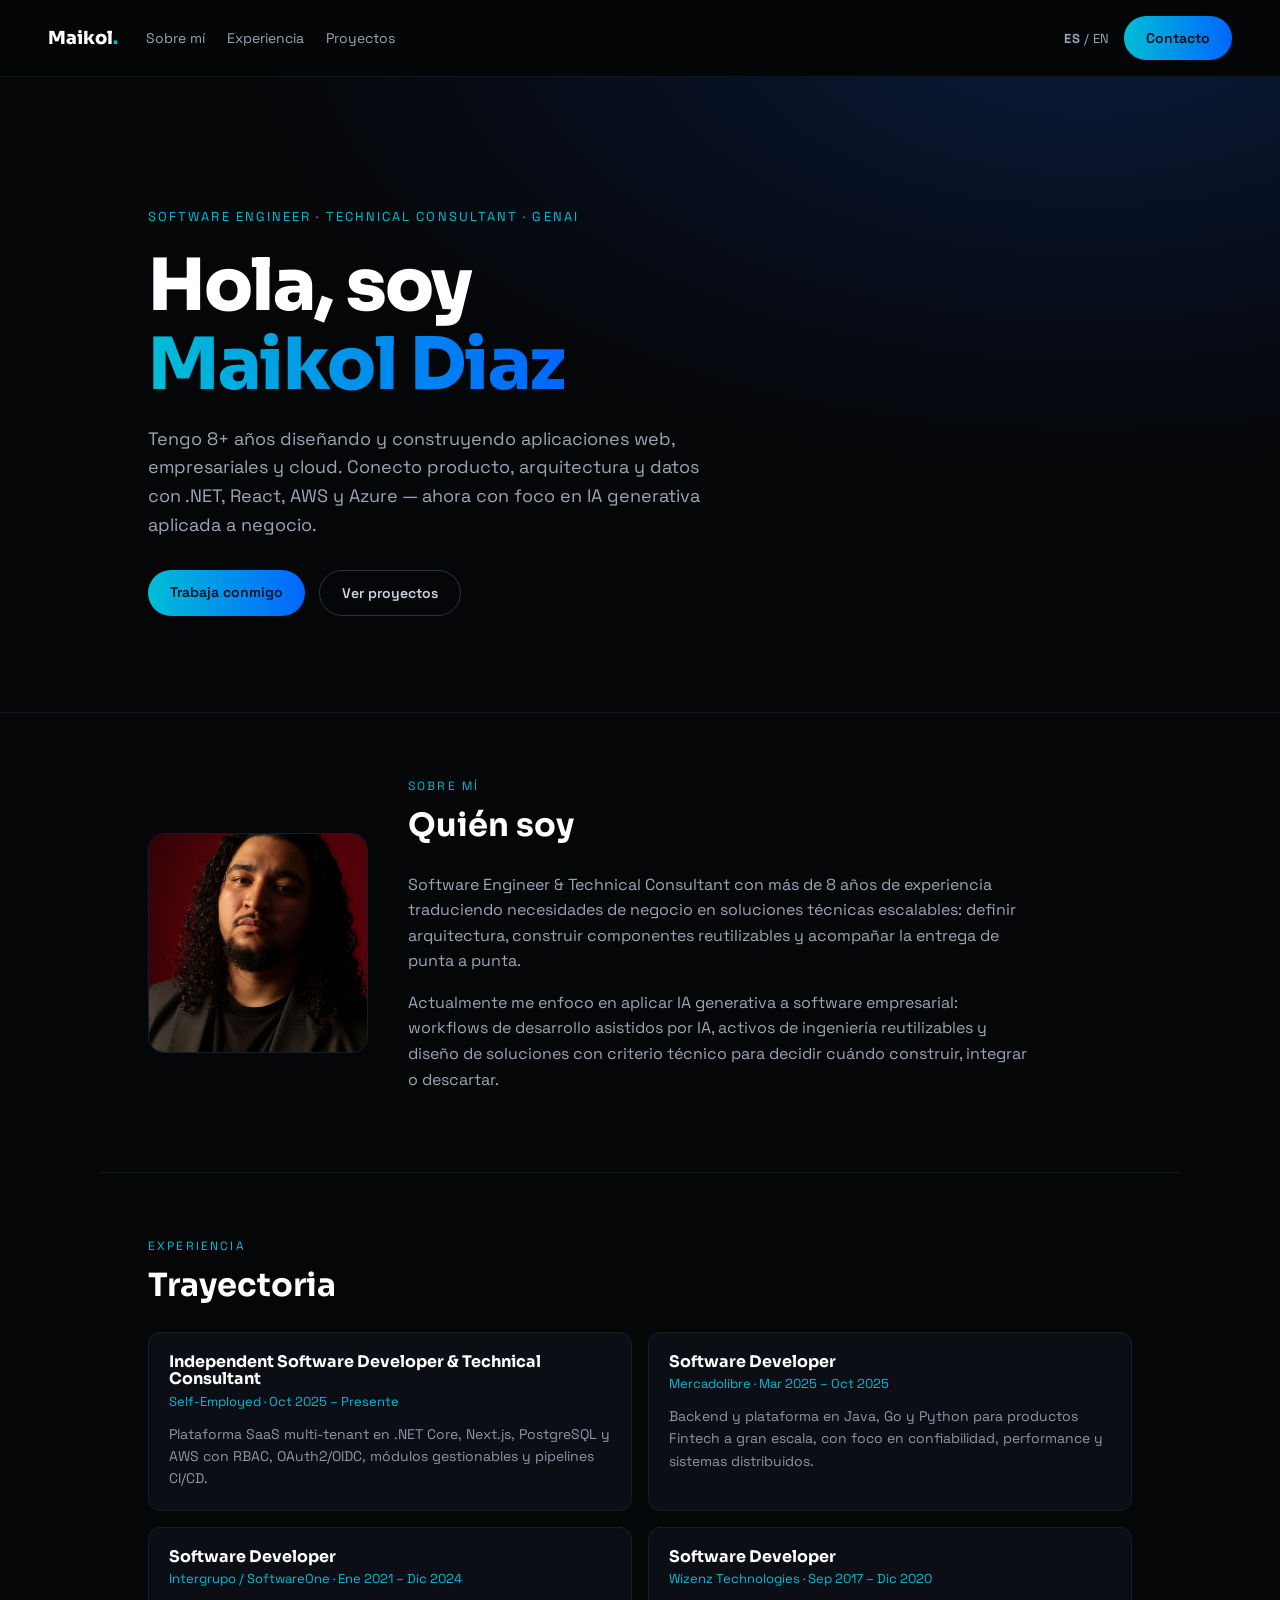
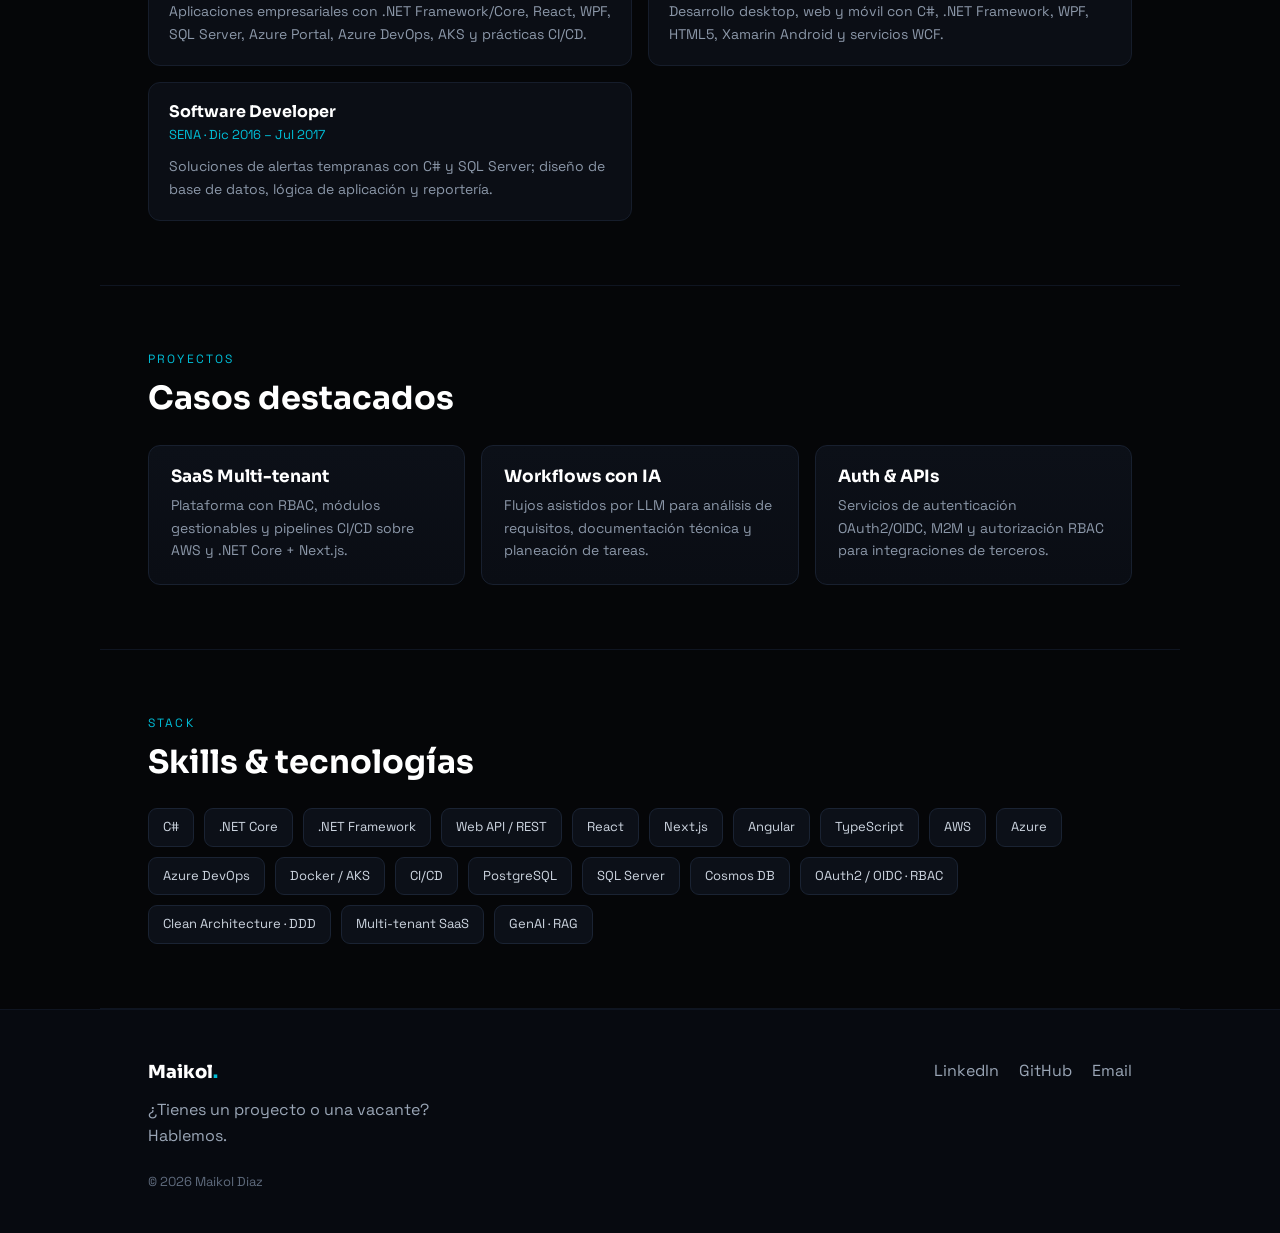
<file: index.html>
<!DOCTYPE html>
<html lang="es">

<head>
    <meta charset="UTF-8">
    <meta name="viewport" content="width=device-width, initial-scale=1.0">
    <title>Maikol Diaz — Software Engineer &amp; Technical Consultant</title>
    <meta name="description" content="Software Engineer &amp; Technical Consultant. .NET, React, AWS, Azure e IA generativa.">
    <link rel="canonical" href="https://maikoldiaz.github.io/">
    <meta property="og:type" content="website">
    <meta property="og:title" content="Maikol Diaz — Software Engineer &amp; Technical Consultant">
    <meta property="og:description" content="Software Engineer &amp; Technical Consultant. .NET, React, AWS, Azure e IA generativa.">
    <meta property="og:url" content="https://maikoldiaz.github.io/">
    <meta property="og:image" content="https://maikoldiaz.github.io/assets/og.png">
    <meta name="twitter:card" content="summary_large_image">
    <link rel="preconnect" href="https://fonts.googleapis.com">
    <link rel="preconnect" href="https://fonts.gstatic.com" crossorigin>
    <link href="https://fonts.googleapis.com/css2?family=Sora:wght@400;600;700;800&family=Space+Grotesk:wght@400;500;700&display=swap" rel="stylesheet">
    <link href="./css/style.css" rel="stylesheet">
</head>

<body>
    <header class="nav" id="top">
        <a href="#top" class="nav__logo">Maikol<span class="accent">.</span></a>
        <nav class="nav__links" id="navLinks" aria-label="Principal">
            <a href="#about" data-i18n="nav_about">Sobre mí</a>
            <a href="#experience" data-i18n="nav_experience">Experiencia</a>
            <a href="#projects" data-i18n="nav_projects">Proyectos</a>
            <!-- <a href="#blog" data-i18n="nav_blog">Blog</a> -->
        </nav>
        <div class="nav__actions">
            <button type="button" class="lang-toggle" id="langToggle" aria-label="Cambiar idioma">ES / EN</button>
            <a href="#contact" class="btn" data-i18n="nav_contact">Contacto</a>
            <button type="button" class="nav__burger" id="navBurger" aria-label="Menú" aria-controls="navLinks" aria-expanded="false">☰</button>
        </div>
    </header>

    <main>
        <section class="hero" id="hero">
        <div class="hero__inner">
            <p class="hero__tag" data-i18n="hero_tag">Software Engineer · Technical Consultant · GenAI</p>
            <h1 class="hero__title">
                <span data-i18n="hero_hi">Hola, soy</span><br>
                <span class="grad-text">Maikol Diaz</span>
            </h1>
            <p class="hero__lead" data-i18n="hero_lead">
                Tengo 8+ años diseñando y construyendo aplicaciones web, empresariales y cloud. Conecto producto, arquitectura y datos con .NET, React, AWS y Azure — ahora con foco en IA generativa aplicada a negocio.
            </p>
            <div class="hero__cta">
                <a href="#contact" class="btn" data-i18n="hero_cta1">Trabaja conmigo</a>
                <a href="#projects" class="btn btn--ghost" data-i18n="hero_cta2">Ver proyectos</a>
            </div>
        </div>
    </section>
        <section class="section about" id="about">
            <div class="about__grid">
                <img class="about__img" src="./assets/img/profile.png" alt="Maikol Diaz">
                <div class="about__body">
                    <p class="section__tag" data-i18n="about_tag">Sobre mí</p>
                    <h2 class="section__title" data-i18n="about_title">Quién soy</h2>
                    <p class="about__text" data-i18n="about_p1">
                        Software Engineer & Technical Consultant con más de 8 años de experiencia traduciendo necesidades de negocio en soluciones técnicas escalables: definir arquitectura, construir componentes reutilizables y acompañar la entrega de punta a punta.
                    </p>
                    <p class="about__text" data-i18n="about_p2">
                        Actualmente me enfoco en aplicar IA generativa a software empresarial: workflows de desarrollo asistidos por IA, activos de ingeniería reutilizables y diseño de soluciones con criterio técnico para decidir cuándo construir, integrar o descartar.
                    </p>
                </div>
            </div>
        </section>
        <section class="section" id="experience">
            <p class="section__tag" data-i18n="exp_tag">Experiencia</p>
            <h2 class="section__title" data-i18n="exp_title">Trayectoria</h2>
            <div class="exp__grid">
                <article class="exp">
                    <h3 class="exp__role" data-i18n="exp1_role">Independent Software Developer & Technical Consultant</h3>
                    <p class="exp__co"><span data-i18n="exp1_co">Self-Employed</span> · <span data-i18n="exp1_date">Oct 2025 – Presente</span></p>
                    <p class="exp__desc" data-i18n="exp1_desc">Plataforma SaaS multi-tenant en .NET Core, Next.js, PostgreSQL y AWS con RBAC, OAuth2/OIDC, módulos gestionables y pipelines CI/CD.</p>
                </article>
                <article class="exp">
                    <h3 class="exp__role" data-i18n="exp2_role">Software Developer</h3>
                    <p class="exp__co"><span>Mercadolibre</span> · <span data-i18n="exp2_date">Mar 2025 – Oct 2025</span></p>
                    <p class="exp__desc" data-i18n="exp2_desc">Backend y plataforma en Java, Go y Python para productos Fintech a gran escala, con foco en confiabilidad, performance y sistemas distribuidos.</p>
                </article>
                <article class="exp">
                    <h3 class="exp__role" data-i18n="exp3_role">Software Developer</h3>
                    <p class="exp__co"><span>Intergrupo / SoftwareOne</span> · <span data-i18n="exp3_date">Ene 2021 – Dic 2024</span></p>
                    <p class="exp__desc" data-i18n="exp3_desc">Aplicaciones empresariales con .NET Framework/Core, React, WPF, SQL Server, Azure Portal, Azure DevOps, AKS y prácticas CI/CD.</p>
                </article>
                <article class="exp">
                    <h3 class="exp__role" data-i18n="exp4_role">Software Developer</h3>
                    <p class="exp__co"><span>Wizenz Technologies</span> · <span data-i18n="exp4_date">Sep 2017 – Dic 2020</span></p>
                    <p class="exp__desc" data-i18n="exp4_desc">Desarrollo desktop, web y móvil con C#, .NET Framework, WPF, HTML5, Xamarin Android y servicios WCF.</p>
                </article>
                <article class="exp">
                    <h3 class="exp__role" data-i18n="exp5_role">Software Developer</h3>
                    <p class="exp__co"><span>SENA</span> · <span data-i18n="exp5_date">Dic 2016 – Jul 2017</span></p>
                    <p class="exp__desc" data-i18n="exp5_desc">Soluciones de alertas tempranas con C# y SQL Server; diseño de base de datos, lógica de aplicación y reportería.</p>
                </article>
            </div>
        </section>
        <section class="section" id="projects">
            <p class="section__tag" data-i18n="proj_tag">Proyectos</p>
            <h2 class="section__title" data-i18n="proj_title">Casos destacados</h2>
            <div class="proj__grid">
                <article class="proj">
                    <h3 class="proj__title" data-i18n="proj1_title">SaaS Multi-tenant</h3>
                    <p class="proj__desc" data-i18n="proj1_desc">Plataforma con RBAC, módulos gestionables y pipelines CI/CD sobre AWS y .NET Core + Next.js.</p>
                </article>
                <article class="proj">
                    <h3 class="proj__title" data-i18n="proj2_title">Workflows con IA</h3>
                    <p class="proj__desc" data-i18n="proj2_desc">Flujos asistidos por LLM para análisis de requisitos, documentación técnica y planeación de tareas.</p>
                </article>
                <article class="proj">
                    <h3 class="proj__title" data-i18n="proj3_title">Auth & APIs</h3>
                    <p class="proj__desc" data-i18n="proj3_desc">Servicios de autenticación OAuth2/OIDC, M2M y autorización RBAC para integraciones de terceros.</p>
                </article>
            </div>
        </section>
        <section class="section" id="skills">
            <p class="section__tag" data-i18n="skills_tag">Stack</p>
            <h2 class="section__title" data-i18n="skills_title">Skills & tecnologías</h2>
            <div class="chips">
                <span class="chip">C#</span>
                <span class="chip">.NET Core</span>
                <span class="chip">.NET Framework</span>
                <span class="chip">Web API / REST</span>
                <span class="chip">React</span>
                <span class="chip">Next.js</span>
                <span class="chip">Angular</span>
                <span class="chip">TypeScript</span>
                <span class="chip">AWS</span>
                <span class="chip">Azure</span>
                <span class="chip">Azure DevOps</span>
                <span class="chip">Docker / AKS</span>
                <span class="chip">CI/CD</span>
                <span class="chip">PostgreSQL</span>
                <span class="chip">SQL Server</span>
                <span class="chip">Cosmos DB</span>
                <span class="chip">OAuth2 / OIDC · RBAC</span>
                <span class="chip">Clean Architecture · DDD</span>
                <span class="chip">Multi-tenant SaaS</span>
                <span class="chip">GenAI · RAG</span>
            </div>
        </section>
        <!--
        <section class="section" id="blog">
            <p class="section__tag" data-i18n="blog_tag">Blog</p>
            <h2 class="section__title" data-i18n="blog_title">Lo que escribo</h2>
            <div class="post__grid" id="postGrid"></div>
        </section>
        -->
    </main>

    <footer class="footer" id="contact">
        <div class="footer__inner">
            <div>
                <a href="#top" class="nav__logo">Maikol<span class="accent">.</span></a>
                <p class="footer__cta" data-i18n="footer_cta">¿Tienes un proyecto o una vacante? Hablemos.</p>
            </div>
            <div class="footer__links">
                <a href="https://www.linkedin.com/in/maikoldiaz/" target="_blank" rel="noopener">LinkedIn</a>
                <a href="https://github.com/maikoldiaz" target="_blank" rel="noopener">GitHub</a>
                <a href="mailto:diazhoyamaikol@gmail.com">Email</a>
            </div>
        </div>
        <p class="footer__copy">© <span id="year"></span> Maikol Diaz</p>
    </footer>

    <script src="./js/main.js"></script>
</body>

</html>
</file>
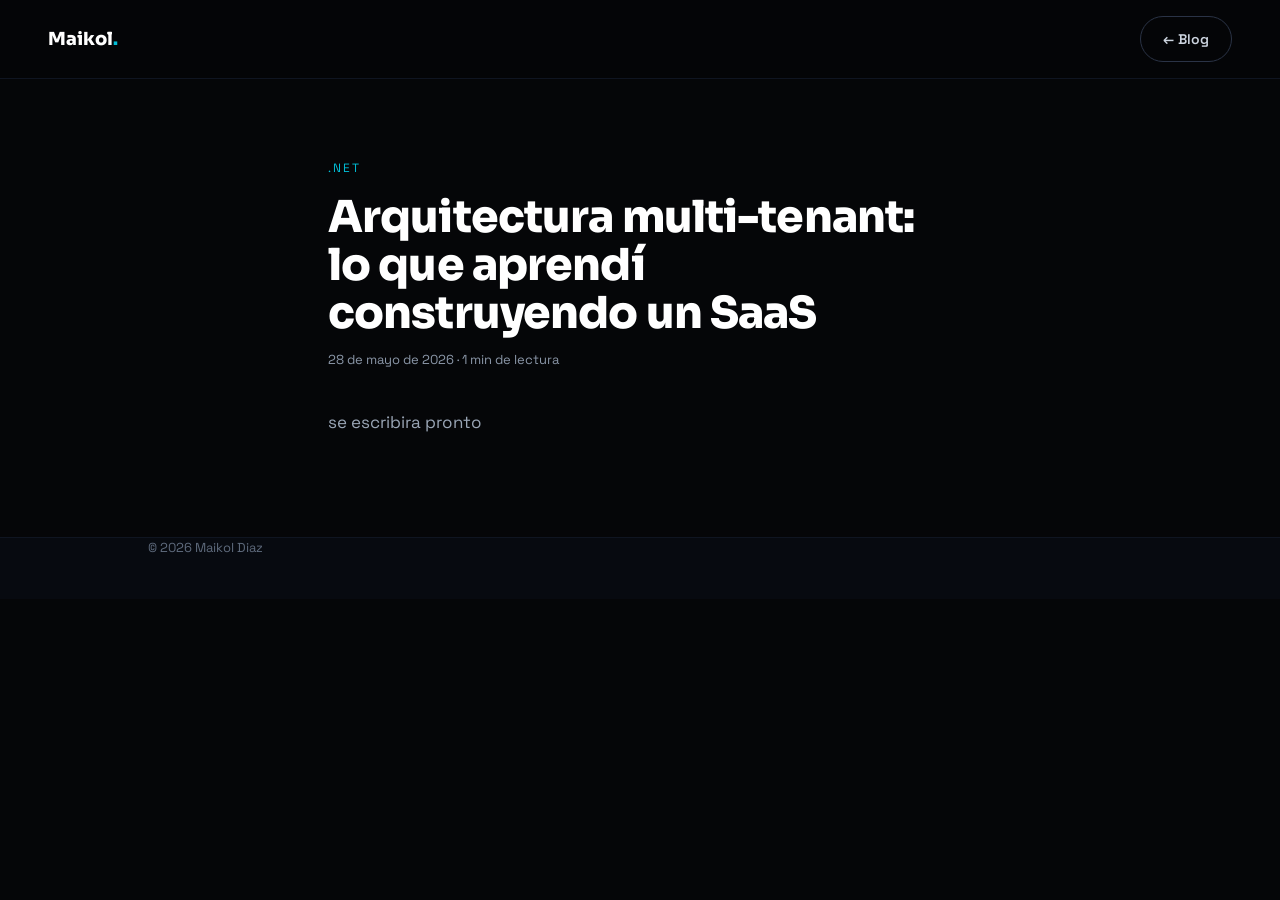
<file: blog/multi-tenant-architecture-saas.html>
<!DOCTYPE html>
<html lang="es">

<head>
    <meta charset="UTF-8">
    <meta name="viewport" content="width=device-width, initial-scale=1.0">

    <!-- === SEO básico === -->
    <title>Arquitectura multi-tenant: lo que aprendí construyendo un SaaS — Maikol Diaz</title>
    <meta name="description" content="Lecciones reales de arquitectura multi-tenant construyendo un SaaS con .NET Core, RBAC y AWS: aislamiento, modelado de datos y trade-offs.">
    <link rel="canonical" href="https://maikoldiaz.github.io/blog/multi-tenant-architecture-saas.html">

    <!-- === Open Graph / Twitter === -->
    <meta property="og:type" content="article">
    <meta property="og:title" content="Arquitectura multi-tenant: lo que aprendí construyendo un SaaS">
    <meta property="og:description" content="Lecciones reales de arquitectura multi-tenant construyendo un SaaS con .NET Core, RBAC y AWS: aislamiento, modelado de datos y trade-offs.">
    <meta property="og:url" content="https://maikoldiaz.github.io/blog/multi-tenant-architecture-saas.html">
    <meta property="og:image" content="https://maikoldiaz.github.io/assets/og.png">
    <meta name="twitter:card" content="summary_large_image">

    <!-- === Fuentes + estilos === -->
    <link rel="preconnect" href="https://fonts.googleapis.com">
    <link rel="preconnect" href="https://fonts.gstatic.com" crossorigin>
    <link href="https://fonts.googleapis.com/css2?family=Sora:wght@400;600;700;800&family=Space+Grotesk:wght@400;500;700&display=swap" rel="stylesheet">
    <link href="../css/style.css" rel="stylesheet">

    <!-- === Datos estructurados (JSON-LD). TODO: ajusta las fechas al publicar. === -->
    <script type="application/ld+json">
    {
        "@context": "https://schema.org",
        "@type": "BlogPosting",
        "headline": "Arquitectura multi-tenant: lo que aprendí construyendo un SaaS",
        "description": "Lecciones reales de arquitectura multi-tenant construyendo un SaaS con .NET Core, RBAC y AWS: aislamiento, modelado de datos y trade-offs.",
        "author": { "@type": "Person", "name": "Maikol Diaz", "url": "https://maikoldiaz.github.io/" },
        "datePublished": "2026-05-28",
        "dateModified": "2026-05-28",
        "url": "https://maikoldiaz.github.io/blog/multi-tenant-architecture-saas.html",
        "image": "https://maikoldiaz.github.io/assets/og.png",
        "keywords": ".NET, multi-tenant, SaaS, arquitectura, RBAC, AWS",
        "inLanguage": "es"
    }
    </script>
</head>

<body>
    <header class="nav" id="top">
        <a href="../index.html#top" class="nav__logo">Maikol<span class="accent">.</span></a>
        <a href="../index.html#blog" class="btn btn--ghost nav__back">← Blog</a>
    </header>

    <article class="article">
        <p class="article__tag">.NET</p>
        <h1 class="article__title">Arquitectura multi-tenant: lo que aprendí construyendo un SaaS</h1>
        <p class="article__meta">
            <!-- TODO: ajusta la fecha al publicar -->
            <time datetime="2026-05-28">28 de mayo de 2026</time>
            · <span data-reading-time></span>
        </p>
        <div class="article__body">
            <p>se escribira pronto</p>
        </div>
    </article>

    <footer class="footer">
        <p class="footer__copy">© <span id="year"></span> Maikol Diaz</p>
    </footer>

    <script src="../js/blog.js"></script>
</body>

</html>
</file>
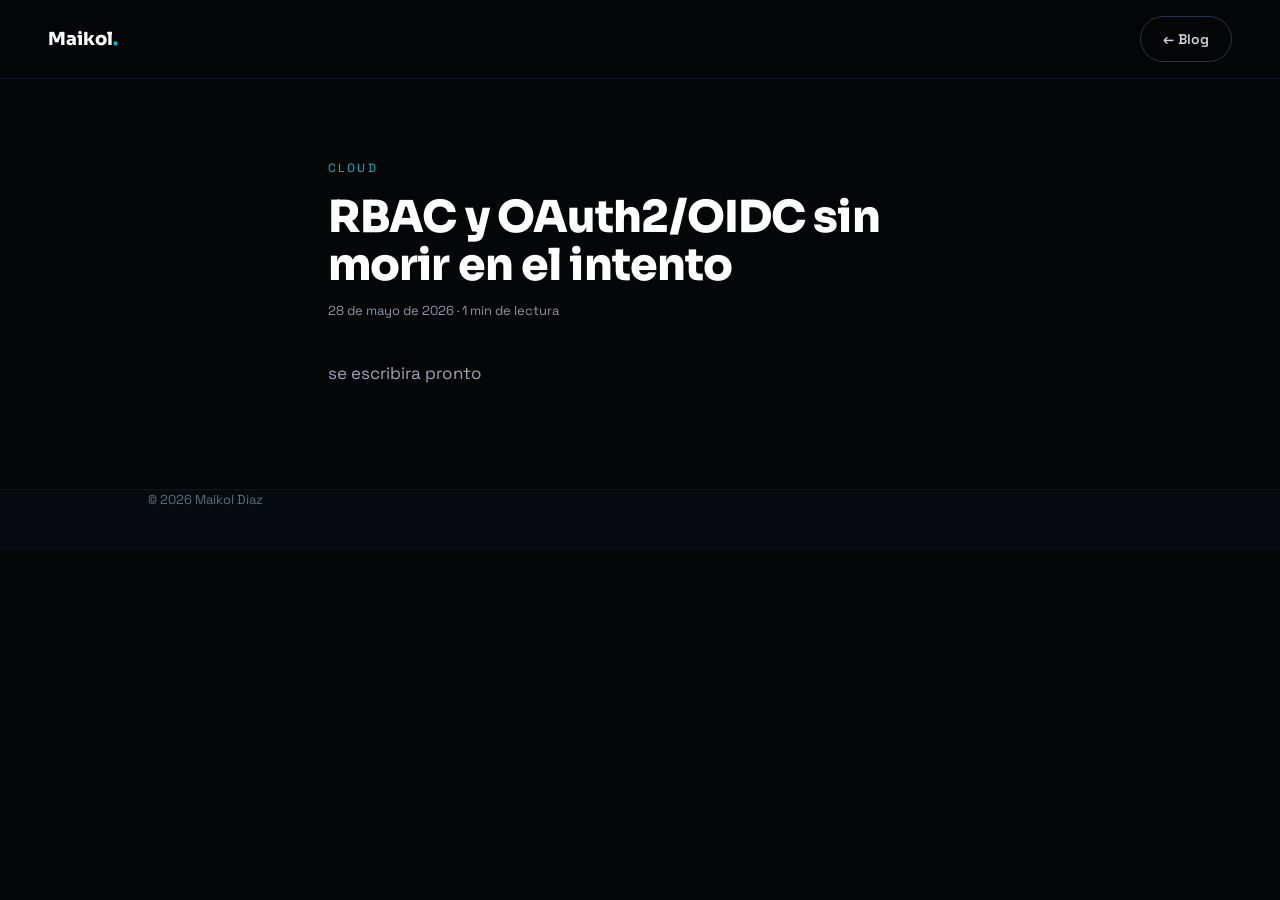
<file: blog/rbac-oauth2-oidc.html>
<!DOCTYPE html>
<html lang="es">

<head>
    <meta charset="UTF-8">
    <meta name="viewport" content="width=device-width, initial-scale=1.0">

    <!-- === SEO básico === -->
    <title>RBAC y OAuth2/OIDC sin morir en el intento — Maikol Diaz</title>
    <meta name="description" content="Guía práctica para implementar RBAC y autenticación OAuth2/OIDC sin complicarte de más: conceptos, flujos y errores comunes.">
    <link rel="canonical" href="https://maikoldiaz.github.io/blog/rbac-oauth2-oidc.html">

    <!-- === Open Graph / Twitter === -->
    <meta property="og:type" content="article">
    <meta property="og:title" content="RBAC y OAuth2/OIDC sin morir en el intento">
    <meta property="og:description" content="Guía práctica para implementar RBAC y autenticación OAuth2/OIDC sin complicarte de más: conceptos, flujos y errores comunes.">
    <meta property="og:url" content="https://maikoldiaz.github.io/blog/rbac-oauth2-oidc.html">
    <meta property="og:image" content="https://maikoldiaz.github.io/assets/og.png">
    <meta name="twitter:card" content="summary_large_image">

    <!-- === Fuentes + estilos === -->
    <link rel="preconnect" href="https://fonts.googleapis.com">
    <link rel="preconnect" href="https://fonts.gstatic.com" crossorigin>
    <link href="https://fonts.googleapis.com/css2?family=Sora:wght@400;600;700;800&family=Space+Grotesk:wght@400;500;700&display=swap" rel="stylesheet">
    <link href="../css/style.css" rel="stylesheet">

    <!-- === Datos estructurados (JSON-LD). TODO: ajusta las fechas al publicar. === -->
    <script type="application/ld+json">
    {
        "@context": "https://schema.org",
        "@type": "BlogPosting",
        "headline": "RBAC y OAuth2/OIDC sin morir en el intento",
        "description": "Guía práctica para implementar RBAC y autenticación OAuth2/OIDC sin complicarte de más: conceptos, flujos y errores comunes.",
        "author": { "@type": "Person", "name": "Maikol Diaz", "url": "https://maikoldiaz.github.io/" },
        "datePublished": "2026-05-28",
        "dateModified": "2026-05-28",
        "url": "https://maikoldiaz.github.io/blog/rbac-oauth2-oidc.html",
        "image": "https://maikoldiaz.github.io/assets/og.png",
        "keywords": "RBAC, OAuth2, OIDC, autenticación, autorización, seguridad",
        "inLanguage": "es"
    }
    </script>
</head>

<body>
    <header class="nav" id="top">
        <a href="../index.html#top" class="nav__logo">Maikol<span class="accent">.</span></a>
        <a href="../index.html#blog" class="btn btn--ghost nav__back">← Blog</a>
    </header>

    <article class="article">
        <p class="article__tag">Cloud</p>
        <h1 class="article__title">RBAC y OAuth2/OIDC sin morir en el intento</h1>
        <p class="article__meta">
            <!-- TODO: ajusta la fecha al publicar -->
            <time datetime="2026-05-28">28 de mayo de 2026</time>
            · <span data-reading-time></span>
        </p>
        <div class="article__body">
            <p>se escribira pronto</p>
        </div>
    </article>

    <footer class="footer">
        <p class="footer__copy">© <span id="year"></span> Maikol Diaz</p>
    </footer>

    <script src="../js/blog.js"></script>
</body>

</html>
</file>
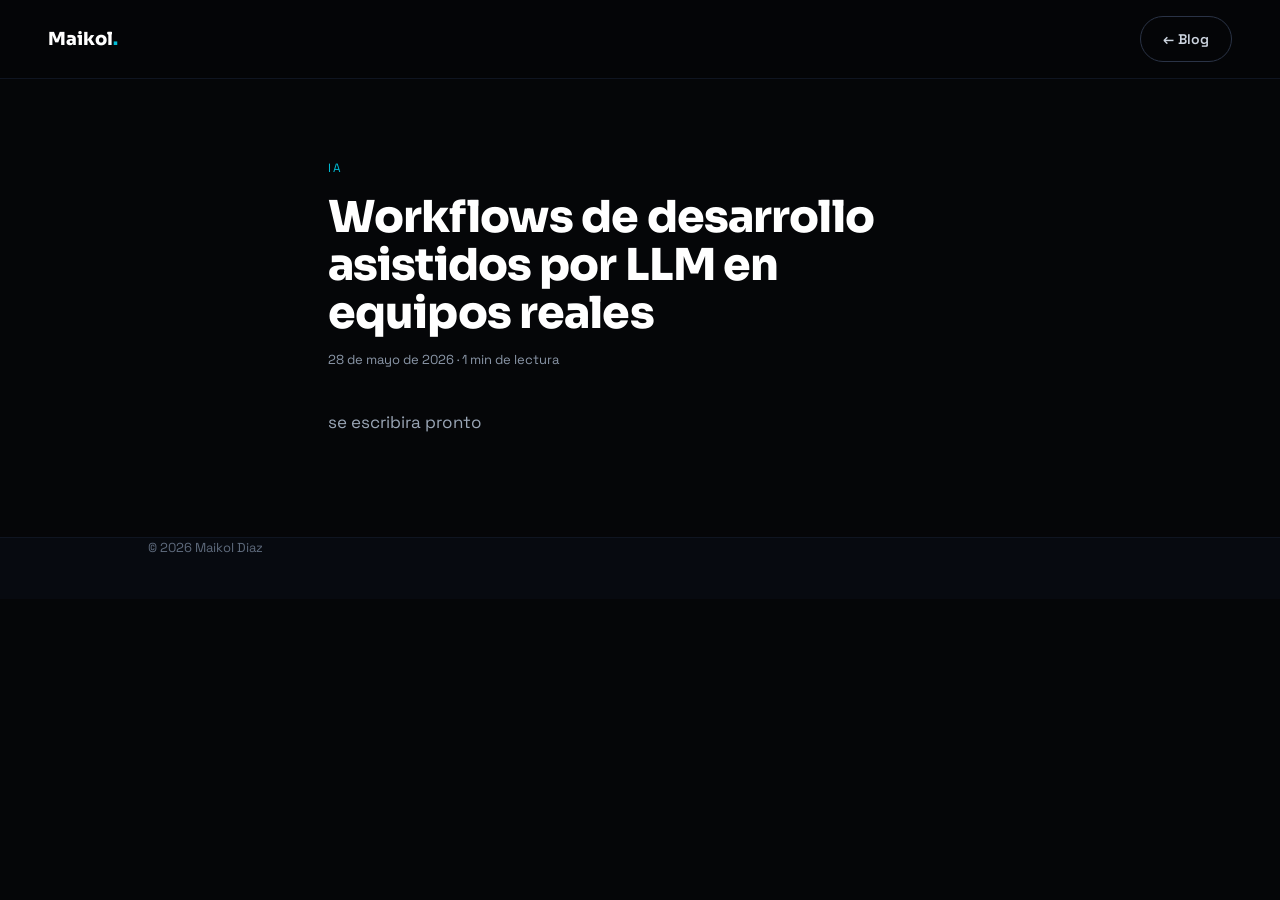
<file: blog/teams-llm-workflows.html>
<!DOCTYPE html>
<html lang="es">

<head>
    <meta charset="UTF-8">
    <meta name="viewport" content="width=device-width, initial-scale=1.0">

    <title>Workflows de desarrollo asistidos por LLM en equipos reales — Maikol Diaz</title>
    <meta name="description" content="Cómo aplico workflows de desarrollo asistidos por LLM en equipos reales para acelerar análisis, documentación y revisión de código.">
    <link rel="canonical" href="https://maikoldiaz.github.io/blog/teams-llm-workflows.html">

    <meta property="og:type" content="article">
    <meta property="og:title" content="Workflows de desarrollo asistidos por LLM en equipos reales">
    <meta property="og:description" content="Cómo aplico workflows de desarrollo asistidos por LLM en equipos reales para acelerar análisis, documentación y revisión de código.">
    <meta property="og:url" content="https://maikoldiaz.github.io/blog/teams-llm-workflows.html">
    <meta property="og:image" content="https://maikoldiaz.github.io/assets/og.png">
    <meta name="twitter:card" content="summary_large_image">


    <link rel="preconnect" href="https://fonts.googleapis.com">
    <link rel="preconnect" href="https://fonts.gstatic.com" crossorigin>
    <link href="https://fonts.googleapis.com/css2?family=Sora:wght@400;600;700;800&family=Space+Grotesk:wght@400;500;700&display=swap" rel="stylesheet">
    <link href="../css/style.css" rel="stylesheet">

    <!-- === Datos estructurados (JSON-LD). TODO: ajusta las fechas al publicar. === -->
    <script type="application/ld+json">
    {
        "@context": "https://schema.org",
        "@type": "BlogPosting",
        "headline": "Workflows de desarrollo asistidos por LLM en equipos reales",
        "description": "Cómo aplico workflows de desarrollo asistidos por LLM en equipos reales para acelerar análisis, documentación y revisión de código.",
        "author": { "@type": "Person", "name": "Maikol Diaz", "url": "https://maikoldiaz.github.io/" },
        "datePublished": "2026-05-28",
        "dateModified": "2026-05-28",
        "url": "https://maikoldiaz.github.io/blog/teams-llm-workflows.html",
        "image": "https://maikoldiaz.github.io/assets/og.png",
        "keywords": "IA, LLM, desarrollo de software, workflows, productividad",
        "inLanguage": "es"
    }
    </script>
</head>

<body>
    <header class="nav" id="top">
        <a href="../index.html#top" class="nav__logo">Maikol<span class="accent">.</span></a>
        <a href="../index.html#blog" class="btn btn--ghost nav__back">← Blog</a>
    </header>

    <article class="article">
        <p class="article__tag">IA</p>
        <h1 class="article__title">Workflows de desarrollo asistidos por LLM en equipos reales</h1>
        <p class="article__meta">
            <!-- TODO: ajusta la fecha al publicar -->
            <time datetime="2026-05-28">28 de mayo de 2026</time>
            · <span data-reading-time></span>
        </p>
        <div class="article__body">
            <p>se escribira pronto</p>
        </div>
    </article>

    <footer class="footer">
        <p class="footer__copy">© <span id="year"></span> Maikol Diaz</p>
    </footer>

    <script src="../js/blog.js"></script>
</body>

</html>
</file>
<file: css/style.css>
:root {
    --bg: #050608;
    --bg-elev: #0b0e15;
    --bg-card: #0c1018;
    --border: #161d2b;
    --border-soft: #0f1521;
    --text: #ffffff;
    --text-dim: #9aa6b6;
    --text-faint: #8b97a8;
    --accent: #00bdd6;
    --accent-2: #0066ff;
    --grad: linear-gradient(90deg, var(--accent), var(--accent-2));
    --maxw: 1080px;
    --pad-x: clamp(20px, 5vw, 48px);
    --font-head: 'Sora', sans-serif;
    --font-body: 'Space Grotesk', sans-serif;
}

* { margin: 0; padding: 0; box-sizing: border-box; }

html { scroll-behavior: smooth; }

.section, .hero, .footer { scroll-margin-top: 64px; }

:focus-visible { outline: 2px solid var(--accent); outline-offset: 3px; }

body {
    background: var(--bg);
    color: var(--text);
    font-family: var(--font-body);
    line-height: 1.6;
    -webkit-font-smoothing: antialiased;
}

h1, h2, h3, h4 { font-family: var(--font-head); line-height: 1.1; }

a { color: inherit; text-decoration: none; }

.accent { color: var(--accent); }

.grad-text {
    background: var(--grad);
    -webkit-background-clip: text;
    background-clip: text;
    color: transparent;
}

.btn {
    display: inline-block;
    padding: 11px 22px;
    border-radius: 999px;
    font-family: var(--font-body);
    font-size: 14px;
    font-weight: 600;
    background: var(--grad);
    color: #001018;
    border: none;
    cursor: pointer;
    transition: opacity .15s, border-color .15s, color .15s;
}
.btn:hover { opacity: .88; }

.btn--ghost {
    background: transparent;
    border: 1px solid #2a3346;
    color: #cdd5e0;
}
.btn--ghost:hover { opacity: 1; border-color: var(--accent); color: var(--text); }

/* Nav */
.nav {
    position: sticky;
    top: 0;
    z-index: 50;
    display: flex;
    align-items: center;
    gap: 28px;
    padding: 16px var(--pad-x);
    background: rgba(5, 6, 8, .85);
    backdrop-filter: blur(10px);
    border-bottom: 1px solid var(--border-soft);
}

.nav__logo { font-family: var(--font-head); font-weight: 800; font-size: 18px; }

.nav__links { display: flex; gap: 22px; font-size: 14px; }
.nav__links a { color: var(--text-dim); transition: color .15s; }
.nav__links a:hover { color: var(--text); }

.nav__actions { margin-left: auto; display: flex; align-items: center; gap: 14px; }

.lang-toggle {
    background: none;
    border: none;
    color: var(--text-dim);
    font-family: var(--font-body);
    font-size: 13px;
    cursor: pointer;
    letter-spacing: .04em;
}
.lang-toggle:hover { color: var(--text); }

.nav__burger { display: none; background: none; border: none; color: var(--text); font-size: 22px; cursor: pointer; }

/* Section base */
.section {
    max-width: var(--maxw);
    margin: 0 auto;
    padding: 64px var(--pad-x);
    border-bottom: 1px solid var(--border-soft);
}

.section__tag {
    font-size: 12px;
    letter-spacing: .18em;
    text-transform: uppercase;
    color: var(--accent);
    margin-bottom: 12px;
}

.section__title { font-size: clamp(24px, 4vw, 32px); font-weight: 700; margin-bottom: 28px; }

/* Hero */
.hero {
    background: radial-gradient(120% 130% at 85% -10%, #0a1a3a 0%, var(--bg) 55%);
    border-bottom: 1px solid var(--border-soft);
}
.hero__inner {
    max-width: var(--maxw);
    margin: 0 auto;
    padding: clamp(72px, 12vw, 130px) var(--pad-x) clamp(60px, 9vw, 96px);
}
.hero__tag {
    font-size: 13px;
    letter-spacing: .16em;
    text-transform: uppercase;
    color: var(--accent);
    margin-bottom: 18px;
}
.hero__title {
    font-size: clamp(40px, 8vw, 72px);
    font-weight: 800;
    letter-spacing: -.02em;
    margin-bottom: 20px;
}
.hero__lead {
    font-size: clamp(15px, 2vw, 18px);
    color: var(--text-dim);
    max-width: 580px;
    margin-bottom: 30px;
}
.hero__cta { display: flex; flex-wrap: wrap; gap: 14px; }

/* About */
.about__grid {
    display: grid;
    grid-template-columns: 220px 1fr;
    gap: 40px;
    align-items: center;
}
.about__img {
    width: 220px;
    height: 220px;
    object-fit: cover;
    border-radius: 16px;
    border: 1px solid var(--border);
}
.about__text { color: var(--text-dim); margin-bottom: 16px; max-width: 620px; }

/* Experience */
.exp__grid {
    display: grid;
    grid-template-columns: repeat(2, 1fr);
    gap: 16px;
}
.exp {
    background: var(--bg-elev);
    border: 1px solid var(--border);
    border-radius: 12px;
    padding: 20px;
}
.exp__role { font-size: 16px; font-weight: 700; }
.exp__co { color: var(--accent); font-size: 13px; margin: 4px 0 10px; }
.exp__desc { color: var(--text-faint); font-size: 14px; }

/* Projects */
.proj__grid {
    display: grid;
    grid-template-columns: repeat(3, 1fr);
    gap: 16px;
}
.proj {
    background: linear-gradient(180deg, #0c1018, #0a0d14);
    border: 1px solid #18202f;
    border-radius: 12px;
    padding: 22px;
    min-height: 140px;
    transition: border-color .15s, transform .15s;
}
.proj:hover { border-color: var(--accent); transform: translateY(-3px); }
.proj__title { font-size: 17px; font-weight: 700; margin-bottom: 8px; }
.proj__desc { color: var(--text-faint); font-size: 14px; }

/* Skills */
.chips { display: flex; flex-wrap: wrap; gap: 10px; }
.chip {
    font-size: 13px;
    padding: 8px 14px;
    border-radius: 9px;
    background: var(--bg-card);
    border: 1px solid #1a2333;
    color: #cdd5e0;
}

/* Blog */
.post__grid {
    display: grid;
    grid-template-columns: repeat(3, 1fr);
    gap: 16px;
}
.post {
    display: block;
    background: var(--bg-elev);
    border: 1px solid var(--border);
    border-radius: 12px;
    padding: 18px;
    transition: border-color .15s;
}
.post:hover { border-color: var(--accent); }
.post__meta {
    color: #5f6b7d;
    font-size: 11px;
    letter-spacing: .1em;
    text-transform: uppercase;
}
.post__h { font-family: var(--font-head); font-weight: 600; font-size: 15px; margin-top: 8px; }

/* Footer */
.footer {
    border-top: 1px solid var(--border-soft);
    background: #070a10;
}
.footer__inner {
    max-width: var(--maxw);
    margin: 0 auto;
    padding: 48px var(--pad-x) 24px;
    display: flex;
    align-items: flex-start;
    gap: 24px;
    flex-wrap: wrap;
}
.footer__cta { color: var(--text-dim); margin-top: 10px; max-width: 360px; }
.footer__links { margin-left: auto; display: flex; gap: 20px; }
.footer__links a { color: var(--text-dim); transition: color .15s; }
.footer__links a:hover { color: var(--accent); }
.footer__copy {
    max-width: var(--maxw);
    margin: 0 auto;
    padding: 0 var(--pad-x) 40px;
    color: #5f6b7d;
    font-size: 13px;
}

/* Responsive */
@media (max-width: 820px) {
    .nav__links {
        position: absolute;
        top: 100%;
        left: 0;
        right: 0;
        flex-direction: column;
        gap: 0;
        background: var(--bg-elev);
        border-bottom: 1px solid var(--border);
        padding: 8px 0;
        display: none;
        order: 3;
    }
    .nav__links.open { display: flex; }
    .nav__links a { padding: 12px var(--pad-x); }
    .nav__burger { display: block; }

    .about__grid { grid-template-columns: 1fr; justify-items: start; }
    .about__img { width: 160px; height: 160px; }
    .exp__grid, .proj__grid, .post__grid { grid-template-columns: 1fr; }
    .footer__links { margin-left: 0; }
}

@media (max-width: 520px) {
    .nav { gap: 12px; padding-left: 16px; padding-right: 16px; }
    .nav__actions { gap: 8px; }
    .nav__actions .btn { padding: 9px 14px; font-size: 13px; }
}

/* Article pages (blog/<slug>.html) */
.nav__back { margin-left: auto; }
.article {
    max-width: 720px;
    margin: 0 auto;
    padding: clamp(40px, 8vw, 80px) var(--pad-x);
}
.article__tag {
    font-size: 12px;
    letter-spacing: .18em;
    text-transform: uppercase;
    color: var(--accent);
    margin-bottom: 14px;
}
.article__title {
    font-size: clamp(28px, 5vw, 44px);
    font-weight: 800;
    letter-spacing: -.02em;
    margin-bottom: 12px;
}
.article__meta { color: var(--text-faint); font-size: 13px; margin-bottom: 36px; }
.article__body { color: var(--text-dim); font-size: 17px; line-height: 1.8; }
.article__body h2 { color: var(--text); font-size: 24px; margin: 36px 0 12px; }
.article__body p { margin-bottom: 20px; }
.article__body a { color: var(--accent); text-decoration: underline; }
.article__body ul, .article__body ol { margin: 0 0 20px 22px; }
.article__body li { margin-bottom: 8px; }
.article__body code {
    background: var(--bg-card);
    border: 1px solid var(--border);
    border-radius: 6px;
    padding: 2px 6px;
    font-size: .9em;
}
.article__body pre {
    background: var(--bg-card);
    border: 1px solid var(--border);
    border-radius: 10px;
    padding: 16px;
    overflow-x: auto;
    margin-bottom: 20px;
}
.article__body pre code { background: none; border: none; padding: 0; }
</file>
